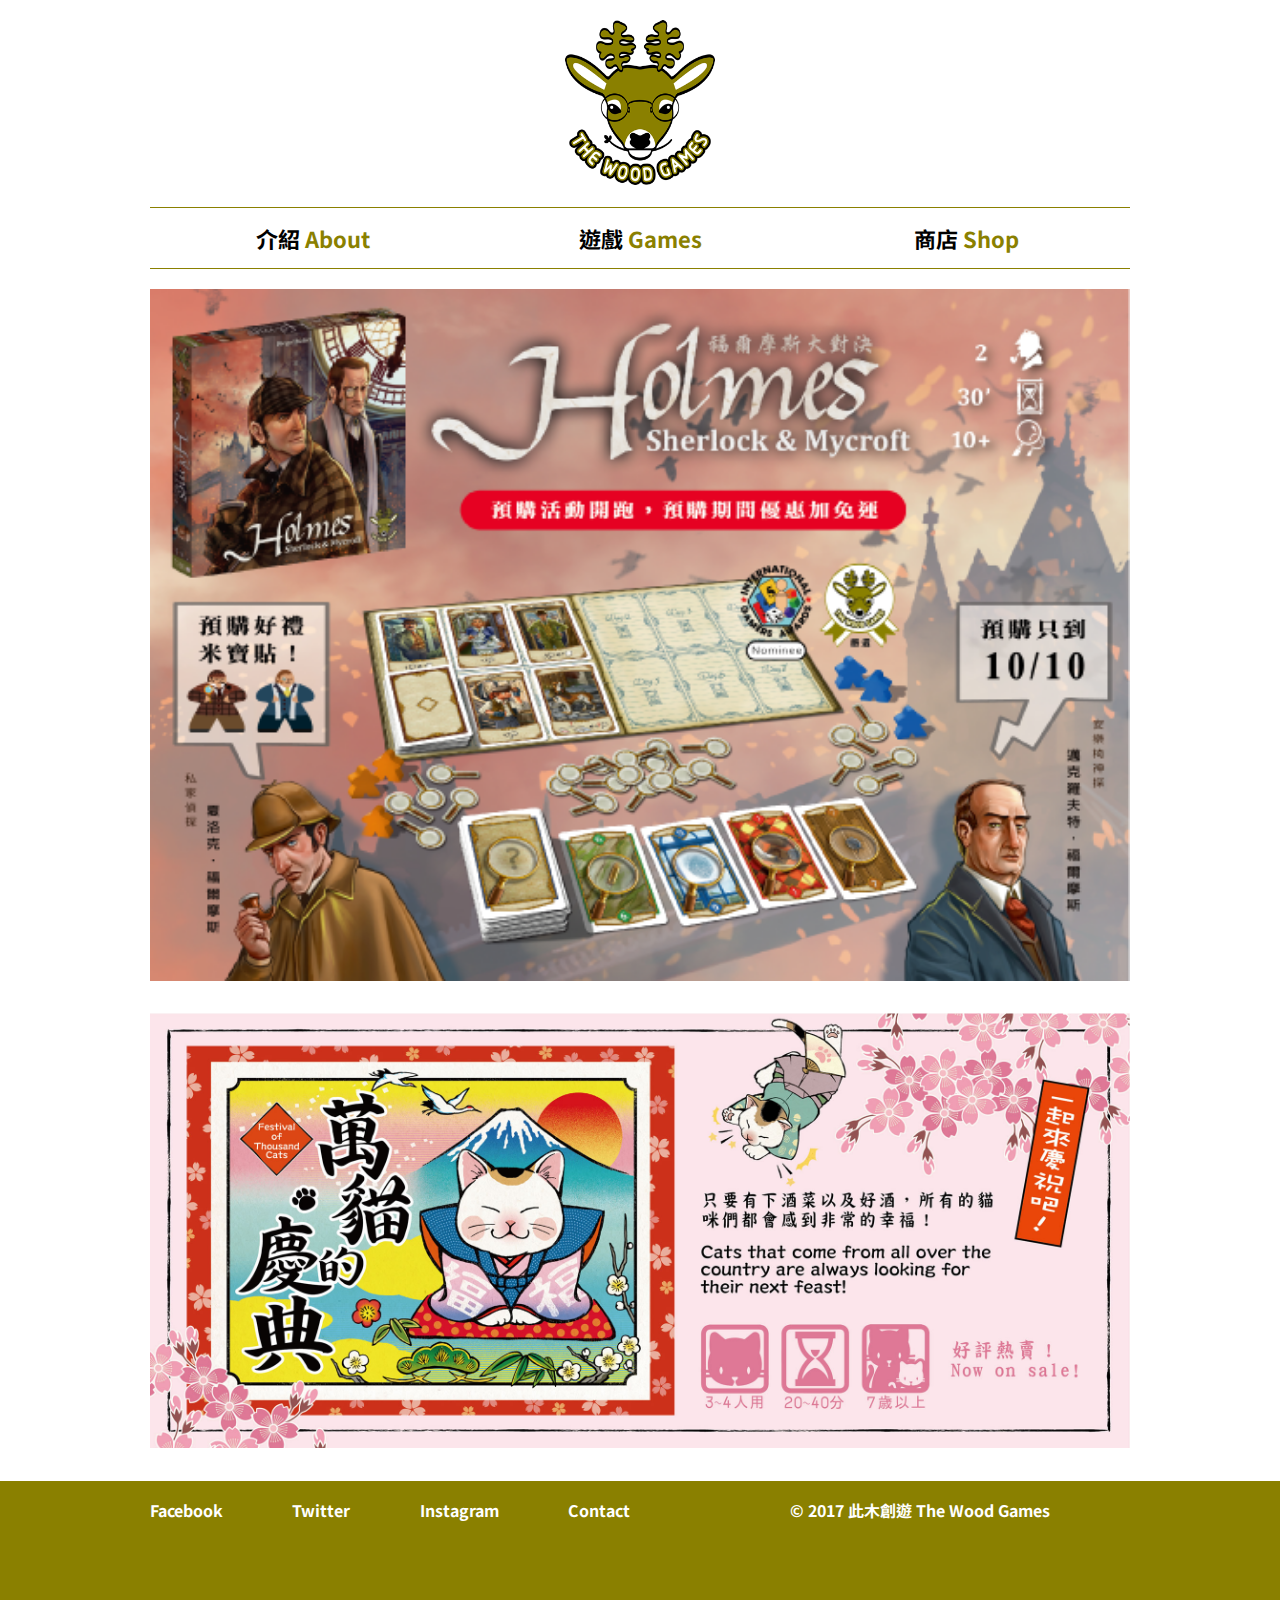
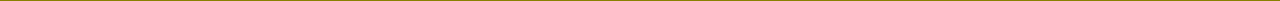
<file: index.html>
<!DOCTYPE html>
<html lang="zh-TW">
<head>
    <meta charset="UTF-8">
    <meta name="viewport" content="width=device-width, initial-scale=1.0">
    <title>此木創遊 The Wood Games</title>
    <link rel="stylesheet" href="css/normalize.css">
    <link rel="stylesheet" href="css/main.css">

</head>
<body>
    
    <div class="main">
        <header>
            <a href="index.html"><img src="img/logo.png" alt="logo"></a>
            
        </header>
        <nav>
            <ul>
                <li>
                    <a class="nav_item" href="about.html">
                        <span class="nav_text">介紹</span>
                        <span class="nav_text_en">About</span>
                    </a>
                </li>
                <li>
                    <div class="nav_item">
                            <span class="nav_text">遊戲</span>
                            <span class="nav_text_en">Games</span> 
                        <div class="nav_child">
                            <a href="/">
                              <span>福爾摩斯大對決</span>
                              <span>Holmes : Sherlock &amp; Mycroft</span>
                            </a>
                            <a href="/">
                              <span>萬貓的慶典</span>
                              <span>Festival of Thousand Cats</span>
                            </a>
                        </div>

                    </div>
                </li>
                <li>
                    <a class="nav_item" href="shop.html">
                        <span class="nav_text">商店</span>
                        <span class="nav_text_en">Shop</span>
                    </a>
                  
                </li>
                
            </ul>
        </nav>
        <div class="content">
            <div>
              <a href="product.html"><img src="img/0.5.png" alt=""></a>
        </div>
            <div>
             <a href="product2.html"><img src="img/DM.jpg" alt=""></a>
        </div>
        </div>
        <style>
            @import url('https://fonts.googleapis.com/css2?family=Noto+Sans+TC:wght@100;500;700;900&display=swap');
          </style>
        
    </div>
    <footer class="footer" >
        <div class="footer_content">
            <div class="footer_left">
            <ul class="footer_text">
                <div class="footer_text_left">
                    <li><a href="">Facebook</a></li>
                    <li><a href="">Twitter</a></li>
                    <li><a href="">Instagram</a></li>
                    <li><a href="">Contact</a></li>
                </div>
            </ul>
        </div>
        <div class="footer_right">
            <ul class="footer_text">
                <li>&copy; 2017 此木創遊 The Wood Games</li>
            </ul>  
        </div>
        </div>
        
        
    </footer>
</body>
</html>
</file>
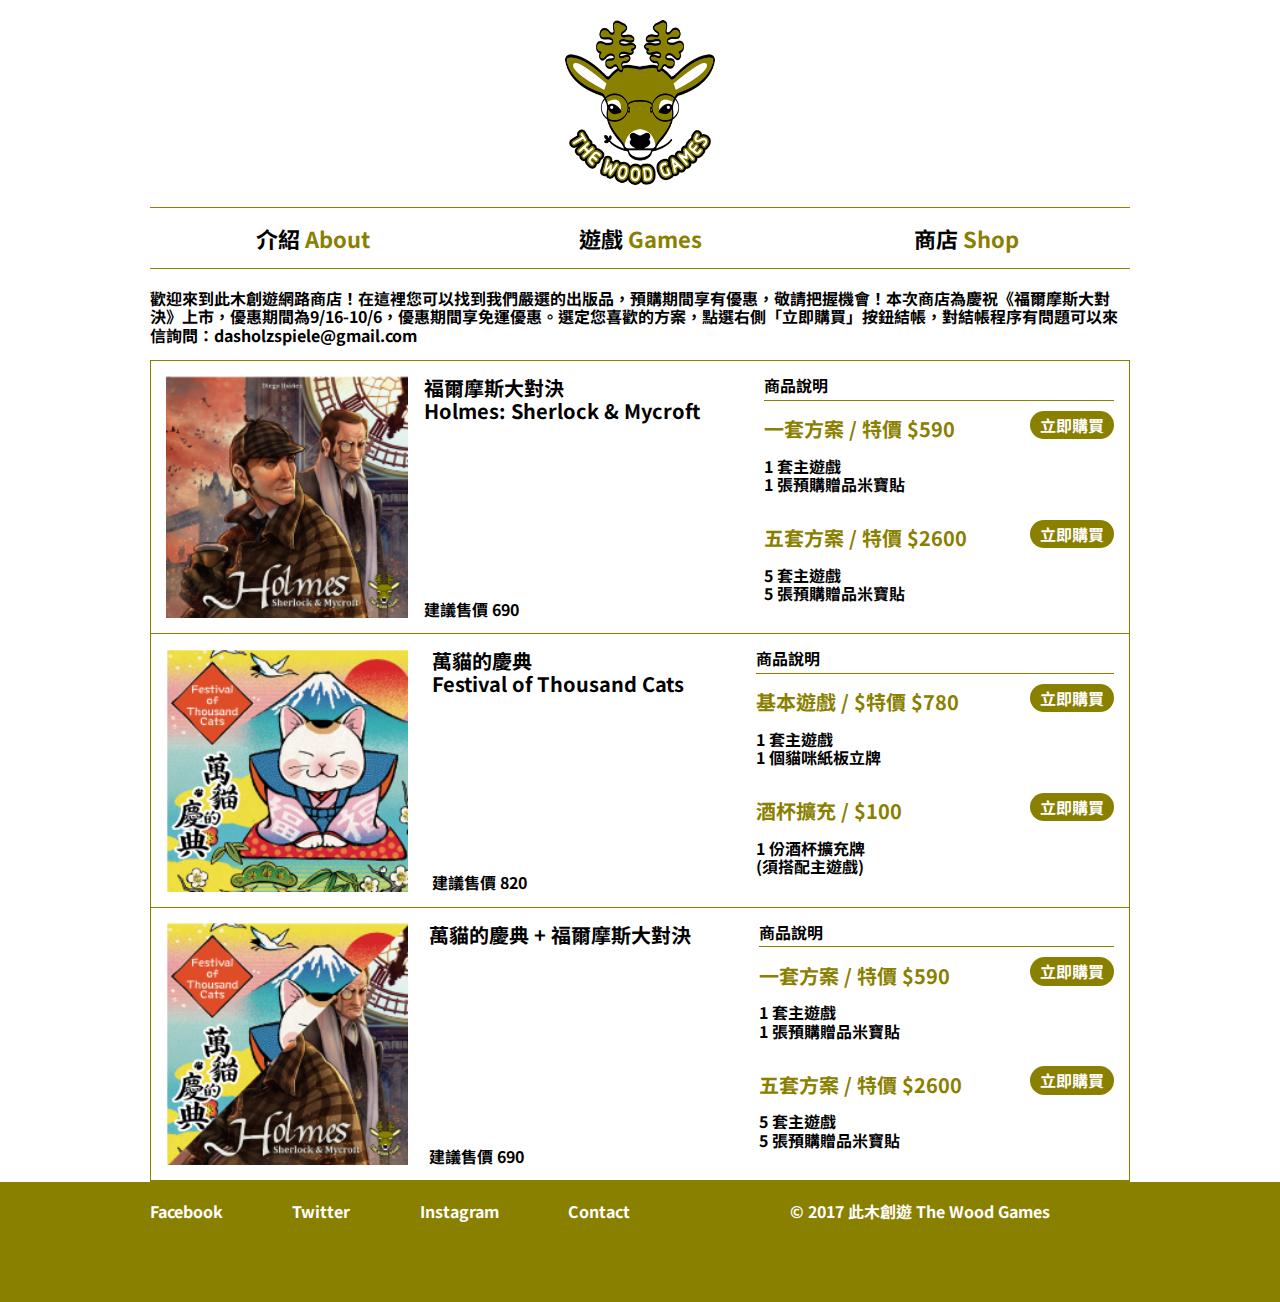
<file: shop.html>
<!DOCTYPE html>
<html lang="zh-TW">
<head>
    <meta charset="UTF-8">
    <meta name="viewport" content="width=device-width, initial-scale=1.0">
    <title>商店 Shop</title>
    <link rel="stylesheet" href="css/normalize.css">
    <link rel="stylesheet" href="css/main.css">
</head>
<body>
    
    <div class="main">
        <header>
            <a href="index.html"><img src="img/logo.png" alt="logo"></a>
            
        </header>
        <nav>
            <ul>
                <li>
                    <a class="nav_item" href="about.html">
                        <span class="nav_text">介紹</span>
                        <span class="nav_text_en">About</span>
                    </a>
                </li>
                <li>
                    <div class="nav_item">
                        <span class="nav_text">遊戲</span>
                        <span class="nav_text_en">Games</span> 
                    <div class="nav_child">
                        <a href="/">
                          <span>福爾摩斯大對決</span>
                          <span>Holmes : Sherlock &amp; Mycroft</span>
                        </a>
                        <a href="/">
                          <span>萬貓的慶典</span>
                          <span>Festival of Thousand Cats</span>
                        </a>
                    </div>

                    </div>
                </li>
                <li>
                    <a class="nav_item" href="shop.html">
                        <span class="nav_text">商店</span>
                        <span class="nav_text_en">Shop</span>
                    </a>
                  
                </li>
                
            </ul>
        </nav>
        <div class="shop_content">
            <p>
                歡迎來到此木創遊網路商店！在這裡您可以找到我們嚴選的出版品，預購期間享有優惠，敬請把握機會！本次商店為慶祝《福爾摩斯大對決》上市，優惠期間為9/16-10/6，優惠期間享免運優惠。選定您喜歡的方案，點選右側「立即購買」按鈕結帳，對結帳程序有問題可以來信詢問：dasholzspiele@gmail.com
            </p>
            <div class="item_wrap">
                <div class="item_row">
                    <div class="item_left">
                        <img src="img/5.png" alt="">
                    </div>
                    <div class="item_mid">
                        <h1>福爾摩斯大對決<br>Holmes: Sherlock & Mycroft
                        </h1>
                        <div>建議售價 690</div>
                    </div>
                    <div class="item_right">
                        <div class="item_title">商品說明</div>
                        <div class="item_right_content">
                            <div class="item_right_content_left">
                                <h2>一套方案 / 特價 $590</h2>
                                <p>1 套主遊戲<br>
                                    1 張預購贈品米寶貼</p>
                            </div>
                            <div class="item_right_content_right">
                                <a class="item_button" href="" >立即購買</a>
                            </div>
                        </div>
                        <div class="item_right_content">
                            <div class="item_right_content_left">
                                <h2>五套方案 / 特價 $2600</h2>
                                <p>5 套主遊戲<br>
                                    5 張預購贈品米寶貼</p>
                            </div>
                            <div class="item_right_content_right">
                                <a class="item_button" href="" >立即購買</a>
                            </div>
                        </div>
                    </div>
                </div>
                <div class="item_row">
                    <div class="item_left">
                        <img src="img/6.png" alt="">
                    </div>
                    <div class="item_mid">
                        <h1>萬貓的慶典<br>Festival of Thousand Cats
                        </h1>
                        <div>建議售價 820</div>
                    </div>
                    <div class="item_right">
                        <div class="item_title">商品說明</div>
                        <div class="item_right_content">
                            <div class="item_right_content_left">
                                <h2>基本遊戲 / $特價 $780</h2>
                                <p>1 套主遊戲<br>
                                    1 個貓咪紙板立牌</p>
                            </div>
                            <div class="item_right_content_right">
                                <a class="item_button" href="" >立即購買</a>
                            </div>
                        </div>
                        <div class="item_right_content">
                            <div class="item_right_content_left">
                                <h2>酒杯擴充 / $100</h2>
                                <p>1 份酒杯擴充牌<br>
                                    (須搭配主遊戲)</p>
                            </div>
                            <div class="item_right_content_right">
                                <a class="item_button" href="" >立即購買</a>
                            </div>
                        </div>
                    </div>
                </div>
                <div class="item_row">
                    <div class="item_left">
                        <img src="img/7.png" alt="">
                    </div>
                    <div class="item_mid">
                        <h1>萬貓的慶典 + 福爾摩斯大對決
                        </h1>
                        <div>建議售價 690</div>
                    </div>
                    <div class="item_right">
                        <div class="item_title">商品說明</div>
                        <div class="item_right_content">
                            <div class="item_right_content_left">
                                <h2>一套方案 / 特價 $590</h2>
                                <p>1 套主遊戲<br>
                                    1 張預購贈品米寶貼</p>
                            </div>
                            <div class="item_right_content_right">
                                <a class="item_button" href="" >立即購買</a>
                            </div>
                        </div>
                        <div class="item_right_content">
                            <div class="item_right_content_left">
                                <h2>五套方案 / 特價 $2600</h2>
                                <p>5 套主遊戲<br>
                                    5 張預購贈品米寶貼</p>
                            </div>
                            <div class="item_right_content_right">
                                <a class="item_button" href="" >立即購買</a>
                            </div>
                        </div>
                    </div>
                </div>
            </div>
        </div>
        <style>
            @import url('https://fonts.googleapis.com/css2?family=Noto+Sans+TC:wght@100;500;700;900&display=swap');
          </style>
        
    </div>
    <footer class="footer" >
        <div class="footer_content">
            <div class="footer_left">
            <ul class="footer_text">
                <div class="footer_text_left">
                    <li><a href="">Facebook</a></li>
                    <li><a href="">Twitter</a></li>
                    <li><a href="">Instagram</a></li>
                    <li><a href="">Contact</a></li>
                </div>
            </ul>
        </div>
        <div class="footer_right">
            <ul class="footer_text">
                <li>&copy; 2017 此木創遊 The Wood Games</li>
            </ul>  
        </div>
        </div>
        
        
    </footer>
</body>
</html>
</file>
<file: css/main.css>
html {
    -webkit-box-sizing: border-box;
    -moz-box-sizing: border-box;
    box-sizing: border-box;
    }
     body{
        font-family: 'Noto Sans TC','Microsoft JhengHei', sans-serif;
        font-weight: 700;
    }
    *, *:before, *:after {
    -webkit-box-sizing: inherit;
    -moz-box-sizing: inherit;
    box-sizing: inherit;
    }
    ul {
        list-style-type: none;
        margin: 0;
        padding: 0;
    }
    li {
        list-style-type: none;
        margin: 0;
        padding: 0;
    }
    .main{
        /* width: 980px; */
        margin: 0 auto;
        width: 100%;
        max-width: 980px;
    }
    .main>header{
        text-align: center;
    }
   
    .main>header img{
        width: 150px;
        margin-top: 20px;
        margin-bottom: 20px;
    }
    .main>nav{
        border-top: 1px solid #8a8000;
        border-bottom: 1px solid #8a8000;
        margin-bottom: 20px;
    }
    .main>nav>ul{
        display: flex;
    }
    .main>nav>ul>li{
        text-align: center;
        height: 60px;
        line-height: 60px;

        flex: 1;
    }
    .nav_item{
        text-decoration: none;
        font-size: 22px;
        display: block;
        position: relative;
        cursor: pointer;
    }
    .nav_item:hover{
        background-color: #7a7855; 
        text-decoration: underline; color: #c8bc16;
    }
    .nav_item:hover .nav_text{
       color: #ffffff;
    }
    .nav_item:hover .nav_text_en{
       color: #c0b735;
    }
    .nav_item .nav_text{
        color: black;
    }
    .nav_item .nav_text_en{
        color: #8a8000;   
    }
    .nav_item>.nav_child{
        display: none;
        position: absolute;
    }
    .nav_item:hover .nav_child {
        display: block;
    }
    .nav_child a{
        background-color: #a09e7bea;
        font-size: 18px;
        width: 100%;
        text-align: left;
        color: #4b492bea;
        line-height: 24px;
        padding: 16px 30px;
        padding-right: 15px;
        letter-spacing: 1px;
        display: block;
        text-decoration: none;
    }
    .nav_child a:hover{
        background-color: #4b492bea;
        color: #a09e7bea;
        text-decoration: underline;
    }
    
    .main>.content img{
        width: 100%;
        margin: center;
        margin-bottom: 30px;
    }
@media (max-width:992px){
    .main>nav>ul{
        flex-direction: column;
    }
    body{background-color: rgb(225, 225, 225);}
    .main>nav>ul>li{
            width: 100%;
    }
    .item_row{
        flex-direction: column;
    }
    .item_left img{
        width: 100%;
        padding-right: 0px;
        margin-right: 0px;
      }
      .item_mid{
        width: 100%;
      }
      .item_right{
        width: 100%;
        margin-right: 0px;
    }
}
    .item_wrap{
        border: 1px solid #8a8000;
    }
    .item_row{
        border-bottom: 1px solid #8a8000;
        display: flex;
        padding: 15px;
    }
    .item_left{
        flex-grow: 1;
    }
    .item_left>img{
        height: 100%;
    
    }
    .item_mid{
        display: flex;
        flex-direction: column;
        flex-grow: 1

    }
    .item_mid>h1{
        margin: 0;
        font-size: 20px;
    }
    .item_mid>div{
        margin-top: auto;
    }
    .item_right{
        flex-grow: 1
    }
    .item_title{
        border-bottom: 1px solid #8a8000;
        padding-bottom: 5px;
    }
    .item_button{
        border-radius: 15px;
        background-color: #8a8000;
        text-decoration: none;
        color: white;
        padding: 5px 10px;
        display: inline-block;
        margin-top: 10px;
    }
    .item_button:hover{
        background-color: #c0b735;
    }
    
    .item_right_content{
        display: flex;
    }
    .item_right_content_left{
        flex: 1;
    }
    .item_right_content_left h2{
        color: #8a8000;
        font-size: 20px;
    }
    .footer{
        background-color: #8a8000;
        width: 100%;
        height: 120px;
    }
    .footer_content{
        display: flex;
    }
    .footer_left{
        flex: 1;
    }
    .footer_right{
        flex: 1;
    }
    .footer_text{
        color: white;
        margin-top: 20px;
        margin-left: 150px; 
    } 
    .footer_text_left{
        display: flex;
        justify-content: space-between;
    }
    .footer_text_left>li a{
        text-decoration: none;
        color: white;
        flex: 1;
        padding-right: 10px;
        
    }
    .footer_text_left>li a:hover{
        border-bottom: 1.5px solid;
        padding-bottom: 2px;
        display: inline-block;
    }
</file>
